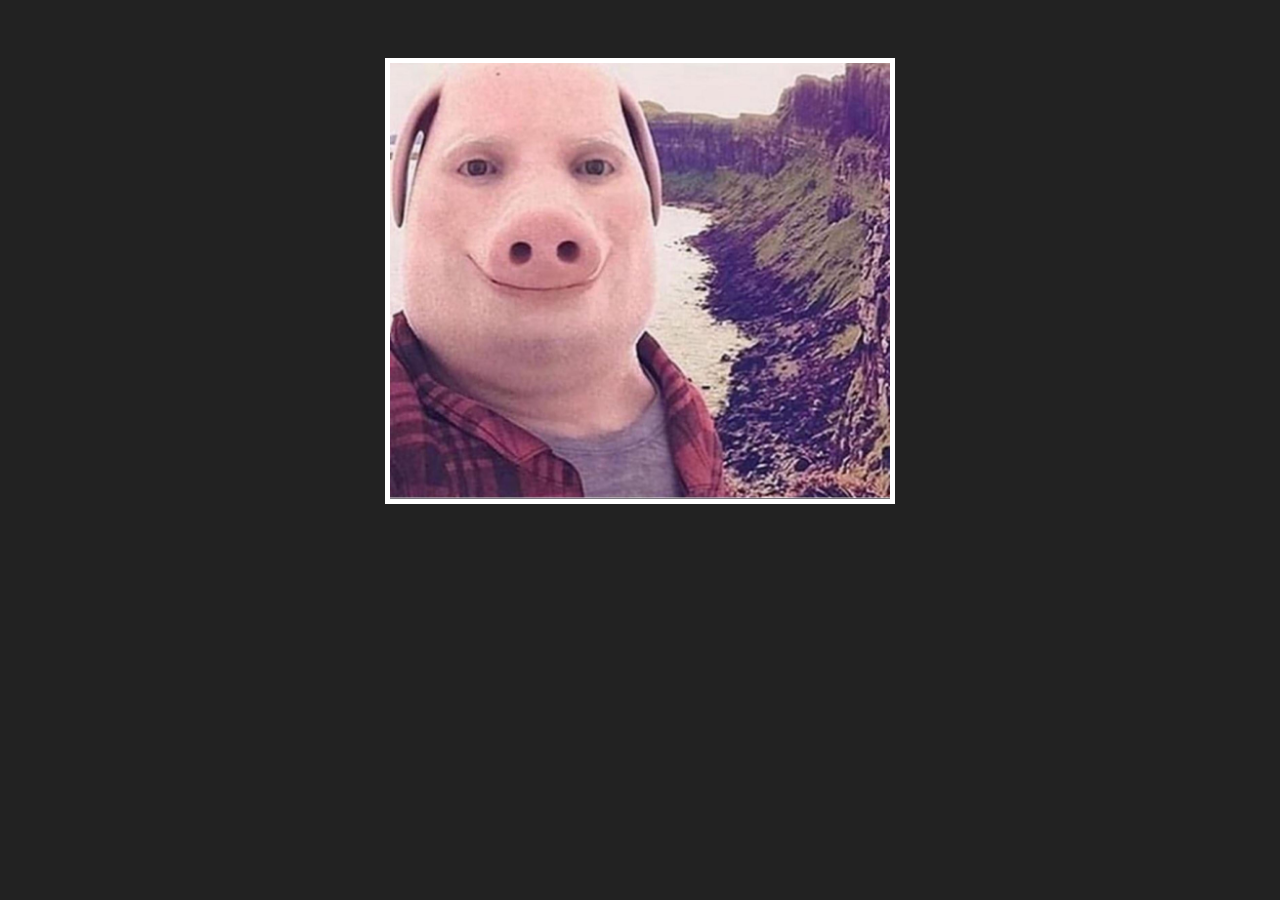
<file: www/index.html>
<!DOCTYPE html>
<html lang="en">
<head>
    <meta charset="UTF-8">
    <title>Embedded Image</title>
</head>
<body style="background: #222; text-align: center; padding-top: 50px;">

    <img src="./johnpork.jpeg" 
         alt="Embedded Image" 
         style="border: 5px solid white; max-width: 500px;">

</body>
</html>
</file>
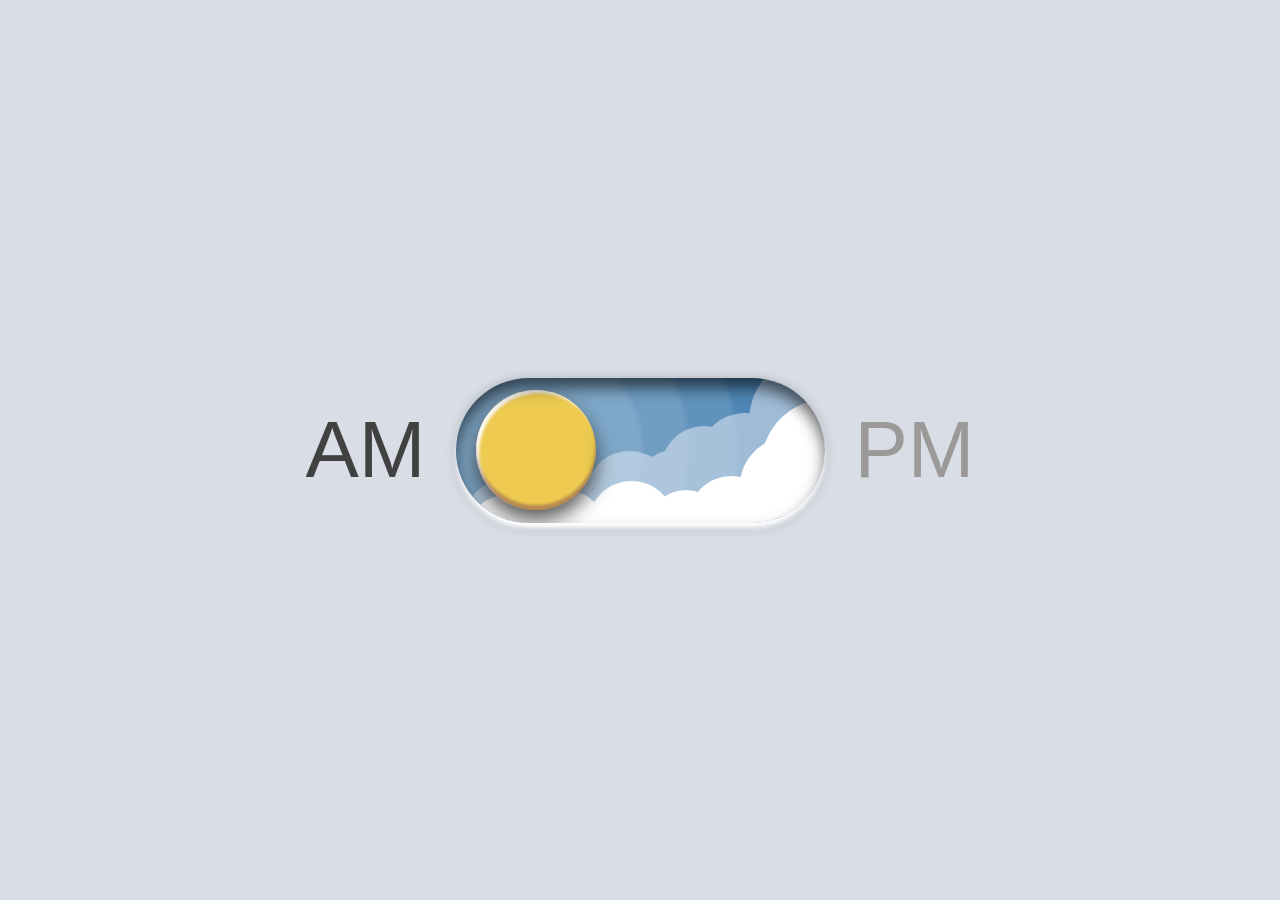
<file: Networking/temp.html>
<!DOCTYPE html>
<html>
<head>
    <meta charset="UTF-8">
    <title>AM/PM Toggle</title>
    <style>
                * {
        transition: all 1s cubic-bezier(0.175, 0.885, 0.32, 1.075);
        -webkit-tap-highlight-color: transparent;
        }
        html,
        body {
        height: 100%;
        }
        label {
        user-select: none;
        display: flex;
        align-items: center;
        }
        label span {
        font-size: 500%;
        font-weight: 100;
        font-family: "Helvetica Neue", Helvetica, Arial, "Lucida Grande", sans-serif;
        margin: 20px;
        }
        label span.am,
        input:checked ~ span.pm {
        color: rgba(65, 65, 65, 1);
        }
        input:checked ~ span.am,
        label span.pm {
        color: rgba(95, 85, 75, 0.5);
        }
        @media (max-width: 768px) {
        label {
            flex-direction: column;
        }
        label span {
            margin: 0px;
        }
        }
        input {
        display: none;
        }
        body {
        margin: 0;
        background: rgb(217, 222, 230);
        display: flex;
        align-items: center;
        justify-content: center;
        flex-direction: column;
        }

        .container {
        position: relative;
        width: 369px;
        height: 145px;
        border-radius: 100px;
        overflow: hidden;
        box-shadow: 0px 5px 5px #fff;
        filter: drop-shadow(0 0 5px rgba(0, 0, 0, 0.2));
        margin: 10px;
        cursor: pointer;
        }
        .container:before {
        z-index: 10;
        content: "";
        position: absolute;
        left: 0px;
        top: 0px;
        right: 0px;
        bottom: 0px;
        border-radius: 100px;
        box-shadow: inset 0px 10px 15px rgba(0, 0, 0, 0.6);
        pointer-events: none;
        }

        .bg {
        width: 100%;
        height: 100%;
        background: rgb(78, 134, 181);
        }
        input:checked ~ .container .bg {
        background: rgb(31, 34, 51);
        }

        .sun {
        width: 120px;
        height: 120px;
        border-radius: 100%;
        margin: 12.5px;
        margin-left: 20px;
        margin-right: 20px;
        background: rgb(238, 203, 80);
        filter: drop-shadow(0px 10px 10px rgba(44, 44, 44, 0.8));
        box-shadow: inset 0px -5px 3px rgba(100, 40, 80, 0.4), inset 3px 3px 3px #fff;
        position: absolute;
        top: 0;
        left: 0;
        overflow: hidden;
        }
        input:checked ~ .container .sun {
        left: 209px;
        }

        .ray-inner {
        top: -42.5px;
        left: -42.5px;
        width: 230px;
        height: 230px;
        }

        .ray-medium {
        top: -88.5px;
        left: -88.5px;
        width: 322px;
        height: 322px;
        }

        .ray-far {
        top: -136.5px;
        left: -136.5px;
        width: 418px;
        height: 418px;
        }
        input:checked ~ .container .ray-inner {
        top: -42.5px;
        left: 181.5px;
        }

        input:checked ~ .container .ray-medium {
        top: -88.5px;
        left: 135.5px;
        }

        input:checked ~ .container .ray-far {
        top: -136.5px;
        left: 87.5px;
        }

        .ray {
        position: absolute;
        background: rgba(255, 255, 255, 0.1);
        border-radius: 100%;
        filter: blur(2px);
        }
        input:checked ~ .container .ray {
        background: rgba(255, 255, 255, 0.1);
        }

        .cloud,
        .cloud-shadow {
        background: #fff;
        position: absolute;
        border-radius: 100%;
        }
        input:checked ~ .container .cloud,
        input:checked ~ .container .cloud-shadow {
        transform: translateY(140px);
        }
        .cloud-shadows {
        opacity: 0.6;
        }
        .cloud-shadow {
        transform: translateY(-15px) translateX(-2px);
        background: rgb(214, 225, 238);
        }
        .cloud-1 {
        width: 134px;
        height: 134px;
        right: -70px;
        bottom: -10px;
        }
        .cloud-2 {
        width: 95px;
        height: 95px;
        border-radius: 100%;
        right: -10px;
        bottom: -10px;
        }
        .cloud-3 {
        width: 87px;
        height: 87px;
        border-radius: 100%;
        right: 50px;
        bottom: -40px;
        }
        .cloud-4 {
        width: 78px;
        height: 78px;
        border-radius: 100%;
        right: 100px;
        bottom: -45px;
        }
        .cloud-5 {
        width: 87px;
        height: 87px;
        border-radius: 100%;
        right: 150px;
        bottom: -45px;
        }
        .cloud-6 {
        width: 78px;
        height: 78px;
        border-radius: 100%;
        right: 220px;
        bottom: -45px;
        }
        .cloud-7 {
        width: 78px;
        height: 78px;
        border-radius: 100%;
        right: 280px;
        bottom: -50px;
        }
        .cloud-shadow.cloud-1 {
        bottom: 20px;
        right: -60px;
        }
        .cloud-shadow.cloud-2 {
        bottom: 0px;
        right: 30px;
        }
        .cloud-shadow.cloud-3 {
        bottom: -5px;
        right: 75px;
        }
        .cloud-shadow.cloud-4 {
        bottom: -20px;
        right: 110px;
        }
        .cloud-shadow.cloud-5 {
        bottom: -30px;
        right: 150px;
        }
        .cloud-shadow.cloud-6 {
        bottom: -40px;
        right: 220px;
        }

        input:checked ~ .container:before {
        box-shadow: inset 0px 10px 15px rgba(20, 33, 45, 1);
        pointer-events: none;
        }

        .moon {
        left: 130px;
        width: 120px;
        height: 120px;
        border-radius: 100%;
        background: rgb(204, 207, 212);
        filter: drop-shadow(0px 10px 10px rgba(44, 44, 44, 0.8));
        backdrop-filter: blur(2px);
        box-shadow: inset 0px -5px 3px rgba(40, 40, 80, 0.2), inset 3px 3px 3px #fff;
        position: absolute;
        top: 0;
        }
        input:checked ~ .container .moon {
        left: 0;
        }
        .crater {
        background: rgb(160, 168, 182);
        border-radius: 100%;
        position: absolute;
        box-shadow: inset 1px 1px 2px rgba(44, 44, 44, 0.2);
        }
        .crater-1 {
        width: 40px;
        height: 40px;
        top: 50px;
        left: 25px;
        }
        .crater-2 {
        width: 25px;
        height: 25px;
        top: 17px;
        left: 50px;
        }
        .crater-3 {
        width: 25px;
        height: 25px;
        top: 68px;
        left: 78px;
        }

        .star {
        background: #fff;
        position: absolute;
        border-radius: 100%;
        background: url("data:image/svg+xml,%3Csvg xmlns='http://www.w3.org/2000/svg' viewBox='0 0 100 100'%3E%3Cpath d='M50 50H0A50 50 0 0 0 50 0m0 50H0a50 50 0 0 1 50 50m0-50h50A50 50 0 0 1 50 0m0 50h50a50 50 0 0 0-50 50Z' fill='%23FFF'/%3E%3C/svg%3E");
        filter: drop-shadow(0px 0px 2px #fff);
        transform: translateY(-130px);
        }
        input:checked ~ .container .star {
        transform: translateY(0px);
        }
        .star-1 {
        top: 40px;
        right: 155px;
        width: 25px;
        height: 25px;
        }
        .star-2 {
        top: 40px;
        right: 205px;
        width: 8px;
        height: 8px;
        }
        .star-3 {
        top: 88px;
        right: 170px;
        width: 8px;
        height: 8px;
        }
        .star-4 {
        top: 70px;
        right: 220px;
        width: 8px;
        height: 8px;
        }
        .star-5 {
        top: 105px;
        right: 200px;
        width: 15px;
        height: 15px;
        }
        .star-6 {
        top: 15px;
        right: 285px;
        width: 22px;
        height: 22px;
        }
        .star-7 {
        top: 45px;
        right: 320px;
        width: 10px;
        height: 10px;
        }
        .star-8 {
        top: 60px;
        right: 290px;
        width: 10px;
        height: 10px;
        }
        .star-9 {
        top: 95px;
        right: 310px;
        width: 6px;
        height: 6px;
        }
        .star-10 {
        top: 110px;
        right: 325px;
        width: 6px;
        height: 6px;
        }
        .star-11 {
        top: 120px;
        right: 285px;
        width: 6px;
        height: 6px;
        }
    </style>
</head>
<body>

<label>
  <input type="checkbox" />
  <span class="am">AM</span>
  <div class="container" id="button">
    <div class="bg"></div>
    <div class="ray ray-inner"></div>
    <div class="ray ray-medium"></div>
    <div class="ray ray-far"></div>
    <div class="cloud-shadows">
      <div class="cloud-shadow cloud-1"></div>
      <div class="cloud-shadow cloud-2"></div>
      <div class="cloud-shadow cloud-3"></div>
      <div class="cloud-shadow cloud-4"></div>
      <div class="cloud-shadow cloud-5"></div>
      <div class="cloud-shadow cloud-6"></div>
      <div class="cloud-shadow cloud-7"></div>
    </div>
    <div class="cloud cloud-1"></div>
    <div class="cloud cloud-2"></div>
    <div class="cloud cloud-3"></div>
    <div class="cloud cloud-4"></div>
    <div class="cloud cloud-5"></div>
    <div class="cloud cloud-6"></div>
    <div class="cloud cloud-7"></div>
    <div class="star star-1"></div>
    <div class="star star-2"></div>
    <div class="star star-3"></div>
    <div class="star star-4"></div>
    <div class="star star-5"></div>
    <div class="star star-6"></div>
    <div class="star star-7"></div>
    <div class="star star-8"></div>
    <div class="star star-9"></div>
    <div class="star star-10"></div>
    <div class="star star-11"></div>

    <div class="sun">
      <div class="moon">
        <div class="crater crater-1"></div>
        <div class="crater crater-2"></div>
        <div class="crater crater-3"></div>
      </div>
    </div>
  </div>
  <span class="pm">PM</span>
</label>

</body>
</html>
</file>
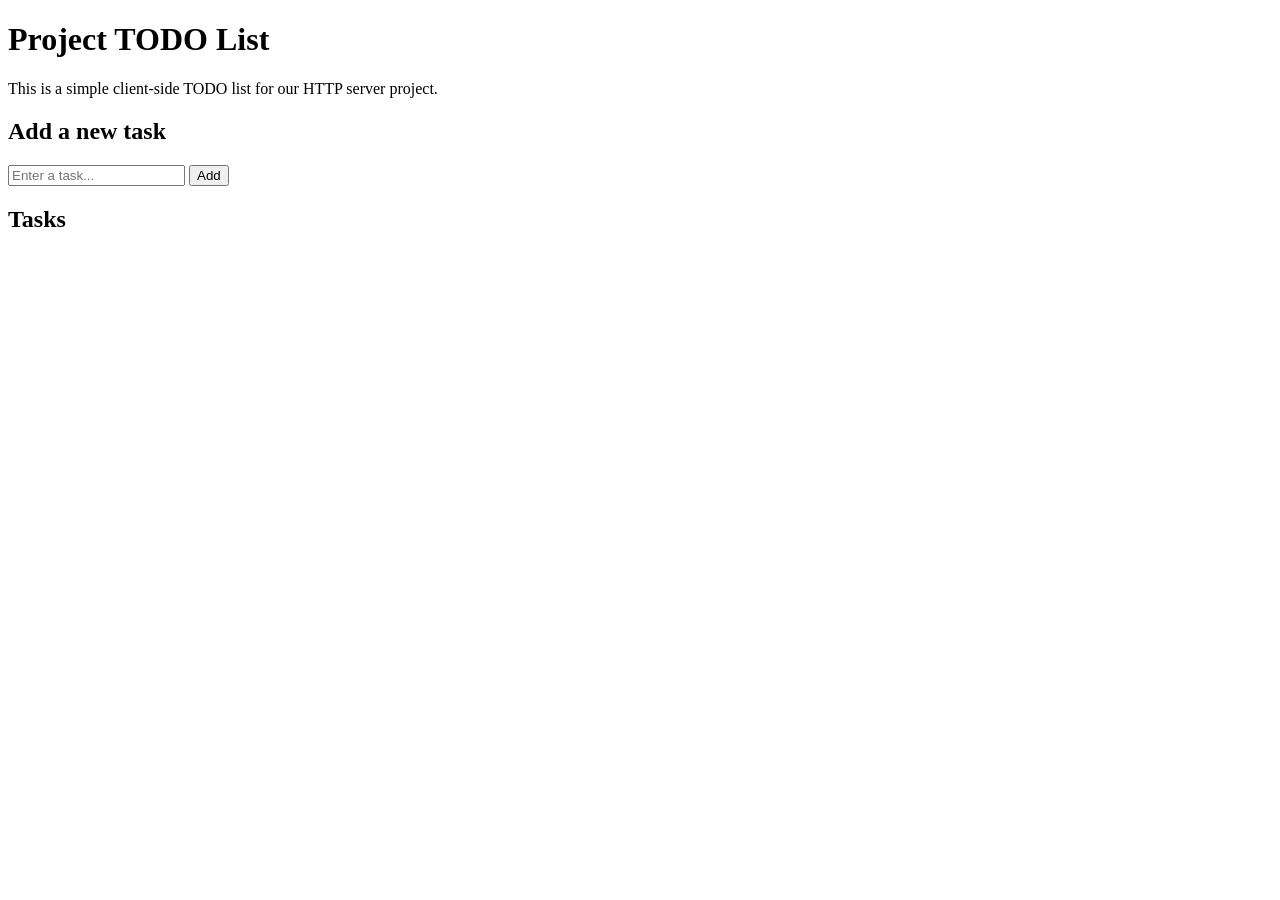
<file: www/todo.html>
<!DOCTYPE html>
<html lang="en">
<head>
  <meta charset="UTF-8">
  <title>Project TODO List</title>
</head>
<body>
  <h1>Project TODO List</h1>

  <p>This is a simple client-side TODO list for our HTTP server project.</p>

  <h2>Add a new task</h2>
  <form id="todo-form">
    <input type="text" id="todo-input" placeholder="Enter a task..." />
    <button type="submit">Add</button>
  </form>

  <h2>Tasks</h2>
  <ul id="todo-list">
    <!-- items will be inserted here by JavaScript -->
  </ul>

  <script>
    // Simple TODO list stored in localStorage so it persists per browser
    const form = document.getElementById('todo-form');
    const input = document.getElementById('todo-input');
    const list = document.getElementById('todo-list');

    function loadTodos() {
      const saved = localStorage.getItem('project_todos');
      if (!saved) return [];
      try {
        return JSON.parse(saved);
      } catch (e) {
        return [];
      }
    }

    function saveTodos(todos) {
      localStorage.setItem('project_todos', JSON.stringify(todos));
    }

    function renderTodos() {
      const todos = loadTodos();
      list.innerHTML = '';
      todos.forEach((item, index) => {
        const li = document.createElement('li');

        const textSpan = document.createElement('span');
        textSpan.textContent = item;

        const deleteBtn = document.createElement('button');
        deleteBtn.textContent = 'Delete';
        deleteBtn.style.marginLeft = '8px';
        deleteBtn.onclick = function () {
          const updated = loadTodos();
          updated.splice(index, 1);
          saveTodos(updated);
          renderTodos();
        };

        li.appendChild(textSpan);
        li.appendChild(deleteBtn);
        list.appendChild(li);
      });
    }

    form.addEventListener('submit', function (event) {
      event.preventDefault();
      const value = input.value.trim();
      if (value === '') return;

      const todos = loadTodos();
      todos.push(value);
      saveTodos(todos);
      input.value = '';
      renderTodos();
    });

    // Initial render
    renderTodos();
  </script>
</body>
</html>
</file>
